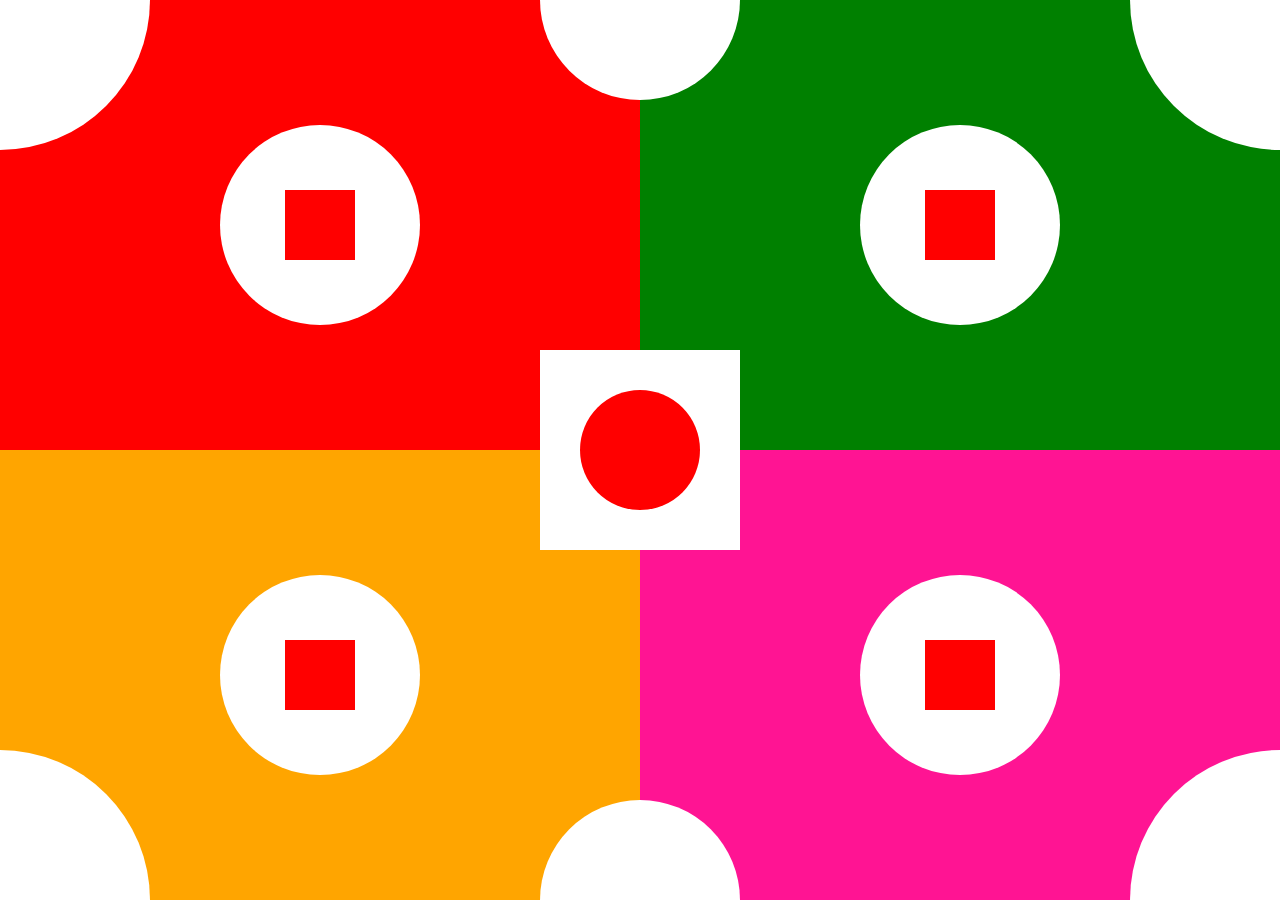
<file: assets/projects/Assignments/assignment1.html>
<!DOCTYPE html>
<html lang="en">
<head>
    <meta charset="UTF-8">
    <title>Case 1 (Using Absoulte & Relative)</title>

    <style>
        body > section {
            width: 50vw;
            height: 50vh;
            position: absolute;
        }

        body > section:nth-child(1) {
            background-color: red;
            left: 0;
            top: 0;

        }

        body > section:nth-child(2) {
            background-color: green;
            right: 0;
            top: 0;

        }

        body > section:nth-child(3) {
            background-color: orange;
            left: 0;
            bottom: 0;
        }

        body > section:nth-child(4) {
            background-color: deeppink;
            right: 0;
            bottom: 0;
        }

        body > div {
            width: 150px;
            height: 150px;
            z-index: 2;
            position: absolute;
            background-color: white;
        }

        body > div:nth-child(5) {
            top: 0;
            left: 0;
            border-bottom-right-radius: 100%;
        }

        body > div:nth-child(6) {
            top: 0;
            right: 0;
            border-bottom-left-radius: 100%;
        }

        body > div:nth-child(7) {
            bottom: 0;
            left: 0;
            border-top-right-radius: 100%;
        }

        body > div:nth-child(8) {
            bottom: 0;
            right: 0;
            border-top-left-radius: 100%;
        }

        body > div:nth-child(9) {
            width: 200px;
            height: 200px;
            bottom: 0;
            right: 0;
            top: 0;
            left: 0;
            margin: auto;
        }

        body > div:nth-child(10) {
            background-color: red;
            width: 120px;
            height: 120px;
            bottom: 0;
            right: 0;
            top: 0;
            left: 0;
            margin: auto;
            border-radius: 100%;
        }

        body > div:nth-child(11) {
            width: 200px;
            height: 100px;
            border-bottom-right-radius: 100px;
            border-bottom-left-radius: 100px;
            top: 0;
            right: 0;
            left: 0;
            margin: auto;

        }

        body > div:nth-child(12) {
            width: 200px;
            height: 100px;
            border-top-right-radius: 100px;
            border-top-left-radius: 100px;
            bottom: 0;
            right: 0;
            left: 0;
            margin: auto;
        }

        section > div {
            width: 200px;
            height: 200px;
            background-color: white;
            position: absolute;
            left: 0;
            bottom: 0;
            right: 0;
            top: 0;
            margin: auto;
            border-radius: 100%;

        }

        section > div > div {
            width: 70px;
            height: 70px;
            background-color: red;
            position: absolute;
            left: 0;
            bottom: 0;
            right: 0;
            top: 0;
            margin: auto;
        }
    </style>
</head>
<body>

<section>
    <div>
        <div></div>
    </div>
</section>
<section>
    <div>
        <div></div>
    </div>
</section>
<section>
    <div>
        <div></div>
    </div>
</section>
<section>
    <div>
        <div></div>
    </div>
</section>

<div></div>
<div></div>
<div></div>
<div></div>

<div></div>

<div></div>

<div></div>
<div></div>
</body>
</html>
</file>
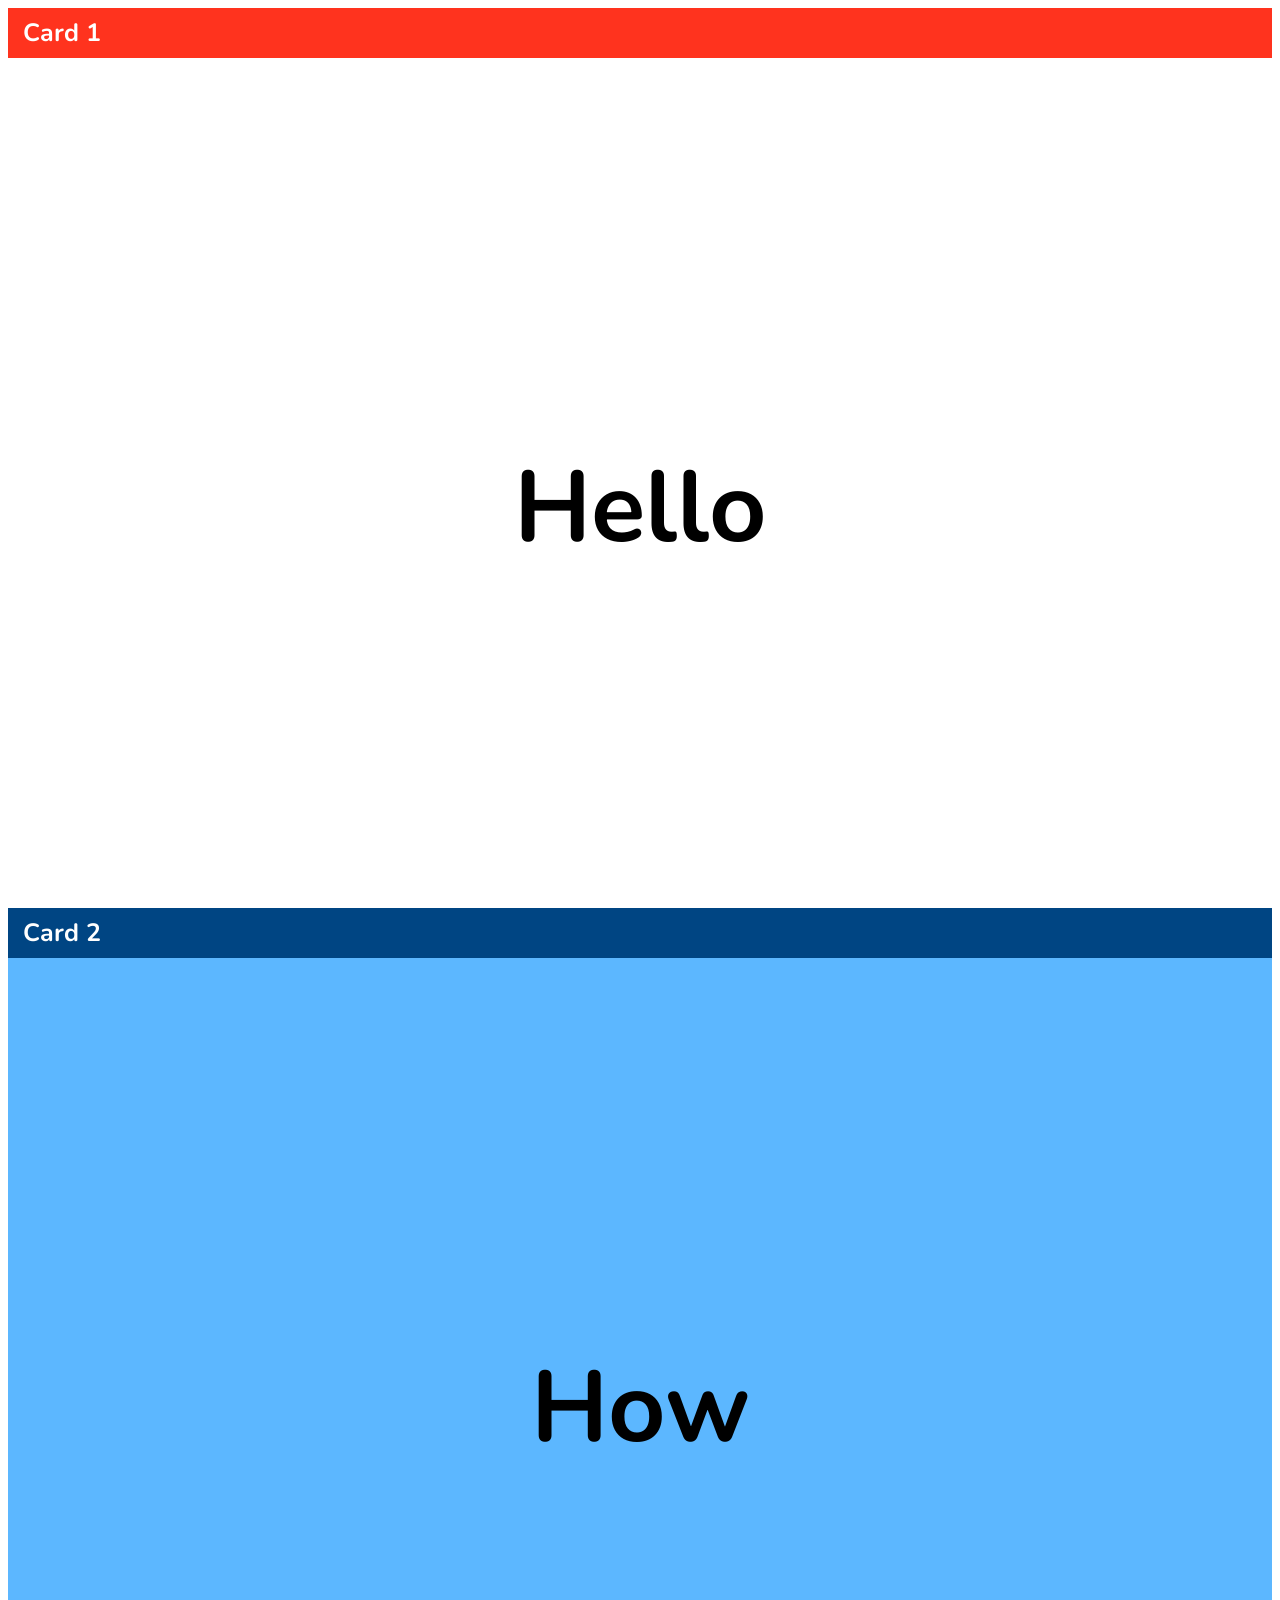
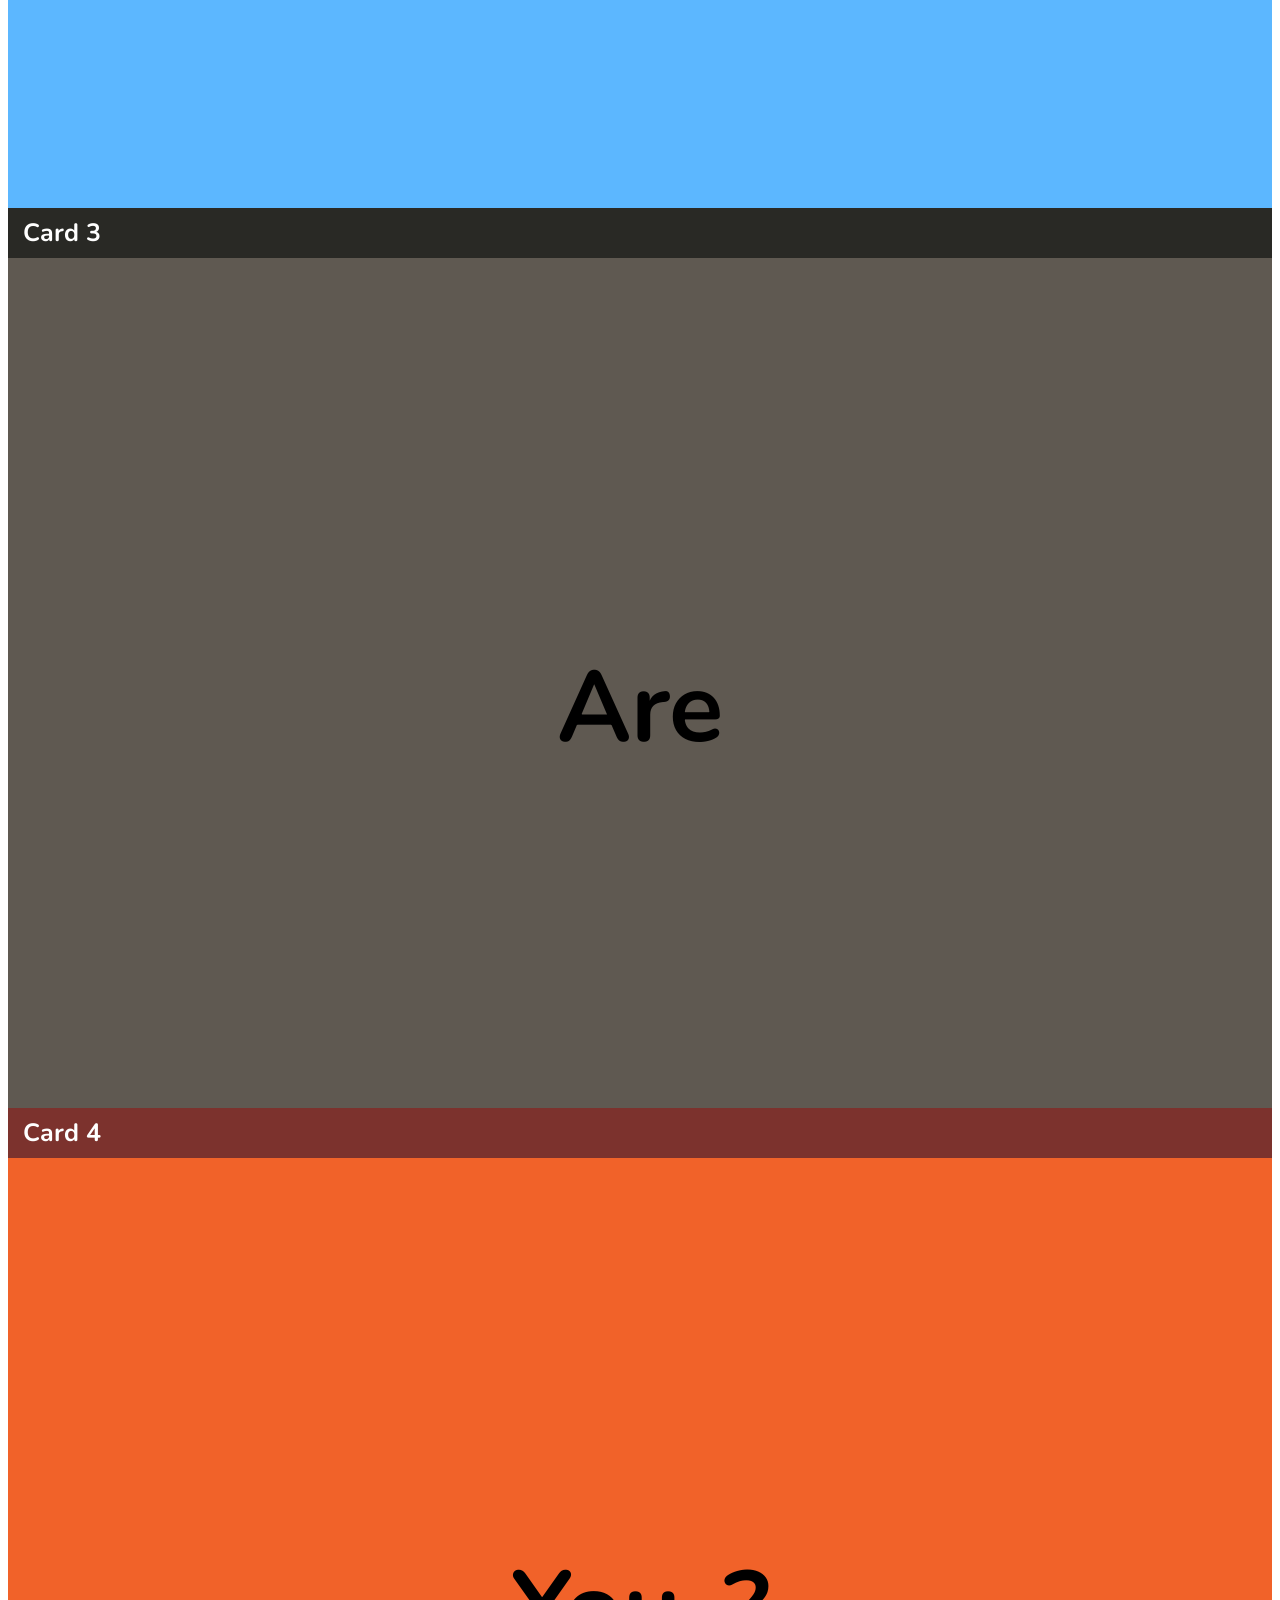
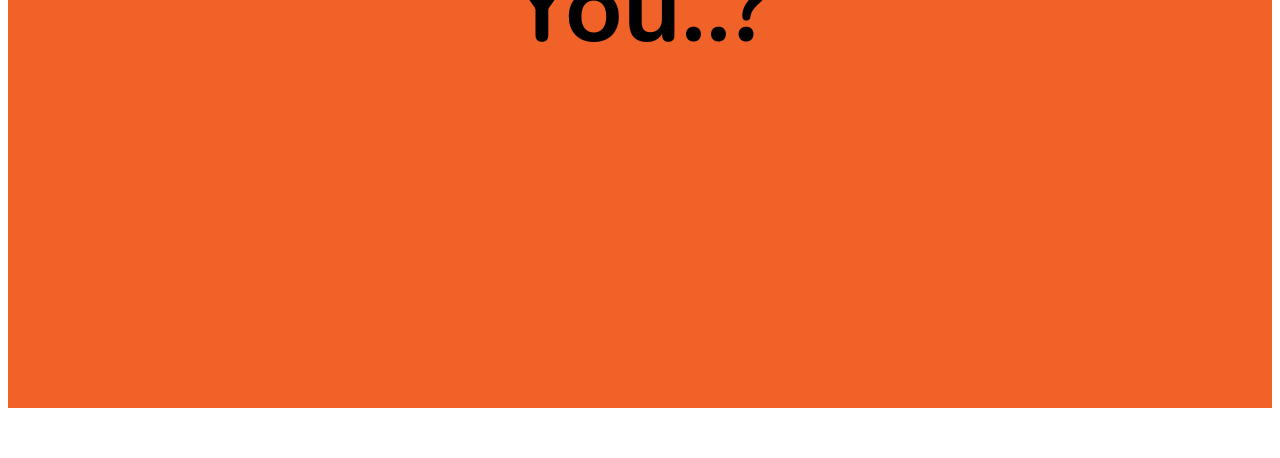
<file: assets/projects/Assignments/assignment3.html>
<!DOCTYPE html>
<html lang="en">
<head>
    <meta charset="UTF-8" />
    <meta http-equiv="X-UA-Compatible" content="IE=edge" />
    <meta name="viewport" content="width=device-width, initial-scale=1.0" />
    <style>

        body > section {
            height: 100vh;
            font-size: 100px;
            font-family: 'Nunito', sans-serif;
        }

        #sec1{
            background-color: rgb(255, 255, 255);
        }

        #sec2{
            background-color: rgb(92, 183, 255);
        }

        #sec3{
            background-color: rgb(95, 89, 81);
        }

        #sec4{
            background-color: rgb(241, 98, 41);
        }

        #top1{
            background-color: rgb(255, 51, 30);
        }

        #top2{
            background-color: rgb(0, 69, 131);
        }

        #top3{
            background-color: rgb(41, 41, 37);
        }

        #top4{
            background-color: rgb(124, 50, 45);
        }

        body > section > div:nth-of-type(1){
            height: 50px;
            /* padding-top: 25px;
            padding-left: 25px; */
            font-weight: bold;
            line-height: 50px;
            position: sticky;
            top: 0;
            font-size: 25px;
            padding-left: 15px;
            color: white;
        }

        body > section > div:nth-of-type(2) {
            height: 0px;
            text-align: center;
            line-height: 100vh;
            font-weight: bold;
        }
    </style>

    <link rel="preconnect" href="https://fonts.googleapis.com" />
    <link rel="preconnect" href="https://fonts.gstatic.com" crossorigin />
    <link
            href="https://fonts.googleapis.com/css2?family=Nunito:wght@800&display=swap"
            rel="stylesheet"
    />

    <title>CSS Sticky Position</title>
</head>
<body>
<section id="sec1">
    <div id="top1">Card 1</div>
    <div>Hello</div>
</section>

<section id="sec2">
    <div id="top2">Card 2</div>
    <div>How</div>
</section>

<section id="sec3">
    <div id="top3">Card 3</div>
    <div>Are</div>
</section>

<section id="sec4">
    <div id="top4">Card 4</div>
    <div>You..?</div>
</section>
</body>
</html>
</file>
